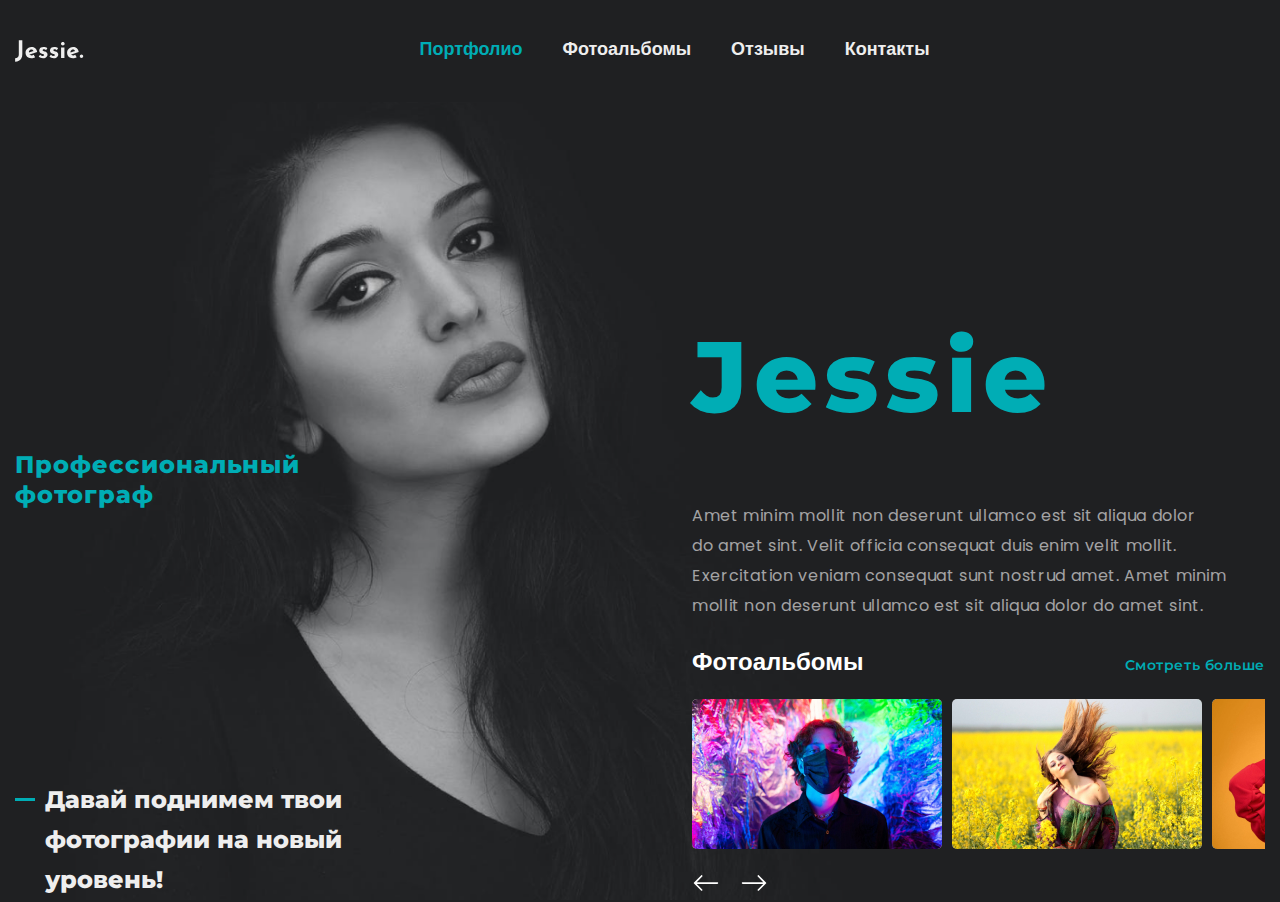
<file: index.html>
<!DOCTYPE html>
<html lang="ru" class="page">

<head>
  <meta charset="UTF-8">
  <meta name="viewport" content="width=device-width, initial-scale=1.0">
  <title>Jessie Photography</title>
  <link rel="stylesheet" href="https://cdn.jsdelivr.net/npm/swiper@11/swiper-bundle.min.css" />
  <link rel="stylesheet" href="styles/normalize.css">
  <link rel="stylesheet" href="styles/style.css">
</head>

<body class="page__body">
  <header class="header">
    <div class="container header__container">
      <a href="index.html" class="logo">
        <img src="images/logo.svg" alt="Jessie Site logo" width="69" height="24">
      </a>
      <nav class="nav">
        <ul class="list-reset nav__list">
          <li class="nav__item">
            <a href="index.html" class="nav__link nav__link--active">
              Портфолио
            </a>
          </li>
          <li class="nav__item">
            <a href="photoalbums.html" class="nav__link">
              Фотоальбомы
            </a>
          </li>
          <li class="nav__item">
            <a href="reviews.html" class="nav__link">
              Отзывы
            </a>
          </li>
          <li class="nav__item">
            <a href="contacts.html" class="nav__link">
              Контакты
            </a>
          </li>
        </ul>
      </nav>
    </div>
  </header>
  <main>
    <section class="hero">
      <div class="container hero__container grid">
        <div class="hero__left">
          <div class="hero__text">
            Профессиональный
            фотограф
          </div>
          <div class="hero__level">
            Давай поднимем твои фотографии на новый уровень!
          </div>
        </div>
        <div class="hero__content">
          <div class="hero__hello">
            <h1 class="hero__name">
              Jessie
            </h1>
            <p class="hero__descr">
              Amet minim mollit non deserunt ullamco est sit aliqua dolor do&nbsp;amet sint. Velit officia
              consequat duis enim velit
              mollit. Exercitation veniam consequat sunt nostrud amet. Amet minim mollit non deserunt ullamco
              est sit aliqua dolor
              do&nbsp;amet sint.
            </p>
          </div>
          <div class="photo-albums hero__shots">
            <div class="photo-albums__header">
              <h2 class="photo-albums__title">
                Фотоальбомы
              </h2>
              <a href="#" class="photo-albums__all">
                Смотреть больше
              </a>
            </div>
            <div class="photo-albums__content slider">
              <div class="slider__track">
                <a href="#" class="photo-albums__link" aria-label="Go to shot">
                  <img src="images/1.jpg" alt="Man in mask" class="photo-albums__image">
                </a>
                <a href="#" class="photo-albums__link" aria-label="Go to shot">
                  <img src="images/2.jpg" alt="Women in cornfield" class="photo-albums__image">
                </a>
                <a href="#" class="photo-albums__link" aria-label="Go to shot">
                  <img src="images/3.jpg" alt="Women rabbit" class="photo-albums__image">
                </a>
                <a href="#" class="photo-albums__link" aria-label="Go to shot">
                  <img src="images/1.jpg" alt="Man in mask" class="photo-albums__image">
                </a>
                <a href="#" class="photo-albums__link" aria-label="Go to shot">
                  <img src="images/2.jpg" alt="Women in cornfield" class="photo-albums__image">
                </a>
                <a href="#" class="photo-albums__link" aria-label="Go to shot">
                  <img src="images/3.jpg" alt="Women rabbit" class="photo-albums__image">
                </a>
              </div>


            </div>
            <div class="photo-albums__nav">
              <button class="btn-reset photo-albums__btn photo-albums__btn--left" aria-label="Swipe left">
                <svg width="28" height="28" viewBox="0 0 28 28" xmlns="http://www.w3.org/2000/svg">
                  <path fill-rule="evenodd" clip-rule="evenodd"
                    d="M26.25 14C26.25 13.7679 26.1578 13.5454 25.9937 13.3813C25.8296 13.2172 25.6071 13.125 25.375 13.125H4.73725L10.2445 7.61951C10.3259 7.53815 10.3904 7.44157 10.4344 7.33528C10.4784 7.22898 10.5011 7.11506 10.5011 7.00001C10.5011 6.88495 10.4784 6.77103 10.4344 6.66474C10.3904 6.55844 10.3259 6.46186 10.2445 6.38051C10.1631 6.29915 10.0666 6.23462 9.96027 6.19059C9.85398 6.14656 9.74005 6.1239 9.625 6.1239C9.50995 6.1239 9.39602 6.14656 9.28973 6.19059C9.18343 6.23462 9.08685 6.29915 9.0055 6.38051L2.0055 13.3805C1.92401 13.4618 1.85936 13.5583 1.81525 13.6646C1.77114 13.771 1.74844 13.8849 1.74844 14C1.74844 14.1151 1.77114 14.2291 1.81525 14.3354C1.85936 14.4417 1.92401 14.5382 2.0055 14.6195L9.0055 21.6195C9.08685 21.7009 9.18343 21.7654 9.28973 21.8094C9.39602 21.8535 9.50995 21.8761 9.625 21.8761C9.74005 21.8761 9.85398 21.8535 9.96027 21.8094C10.0666 21.7654 10.1631 21.7009 10.2445 21.6195C10.3259 21.5382 10.3904 21.4416 10.4344 21.3353C10.4784 21.229 10.5011 21.1151 10.5011 21C10.5011 20.885 10.4784 20.771 10.4344 20.6647C10.3904 20.5584 10.3259 20.4619 10.2445 20.3805L4.73725 14.875H25.375C25.6071 14.875 25.8296 14.7828 25.9937 14.6187C26.1578 14.4546 26.25 14.2321 26.25 14Z" />
                </svg>
              </button>
              <button class="btn-reset photo-albums__btn photo-albums__btn--right" aria-label="Swipe right">
                <svg width="28" height="28" viewBox="0 0 28 28" xmlns="http://www.w3.org/2000/svg">
                  <path fill-rule="evenodd" clip-rule="evenodd"
                    d="M1.75001 14C1.75001 13.7679 1.84219 13.5454 2.00629 13.3813C2.17038 13.2172 2.39294 13.125 2.62501 13.125H23.2628L17.7555 7.61951C17.6742 7.53815 17.6096 7.44157 17.5656 7.33528C17.5216 7.22898 17.4989 7.11506 17.4989 7.00001C17.4989 6.88495 17.5216 6.77103 17.5656 6.66474C17.6096 6.55844 17.6742 6.46186 17.7555 6.38051C17.8369 6.29915 17.9334 6.23462 18.0397 6.19059C18.146 6.14656 18.26 6.1239 18.375 6.1239C18.4901 6.1239 18.604 6.14656 18.7103 6.19059C18.8166 6.23462 18.9132 6.29915 18.9945 6.38051L25.9945 13.3805C26.076 13.4618 26.1406 13.5583 26.1848 13.6646C26.2289 13.771 26.2516 13.8849 26.2516 14C26.2516 14.1151 26.2289 14.2291 26.1848 14.3354C26.1406 14.4417 26.076 14.5382 25.9945 14.6195L18.9945 21.6195C18.9132 21.7009 18.8166 21.7654 18.7103 21.8094C18.604 21.8535 18.4901 21.8761 18.375 21.8761C18.26 21.8761 18.146 21.8535 18.0397 21.8094C17.9334 21.7654 17.8369 21.7009 17.7555 21.6195C17.6742 21.5382 17.6096 21.4416 17.5656 21.3353C17.5216 21.229 17.4989 21.1151 17.4989 21C17.4989 20.885 17.5216 20.771 17.5656 20.6647C17.6096 20.5584 17.6742 20.4619 17.7555 20.3805L23.2628 14.875H2.62501C2.39294 14.875 2.17038 14.7828 2.00629 14.6187C1.84219 14.4546 1.75001 14.2321 1.75001 14Z" />
                </svg>
              </button>
            </div>
          </div>
        </div>
      </div>
    </section>
  </main>
  <script src="js/script.js"></script>
</body>

</html>
</file>
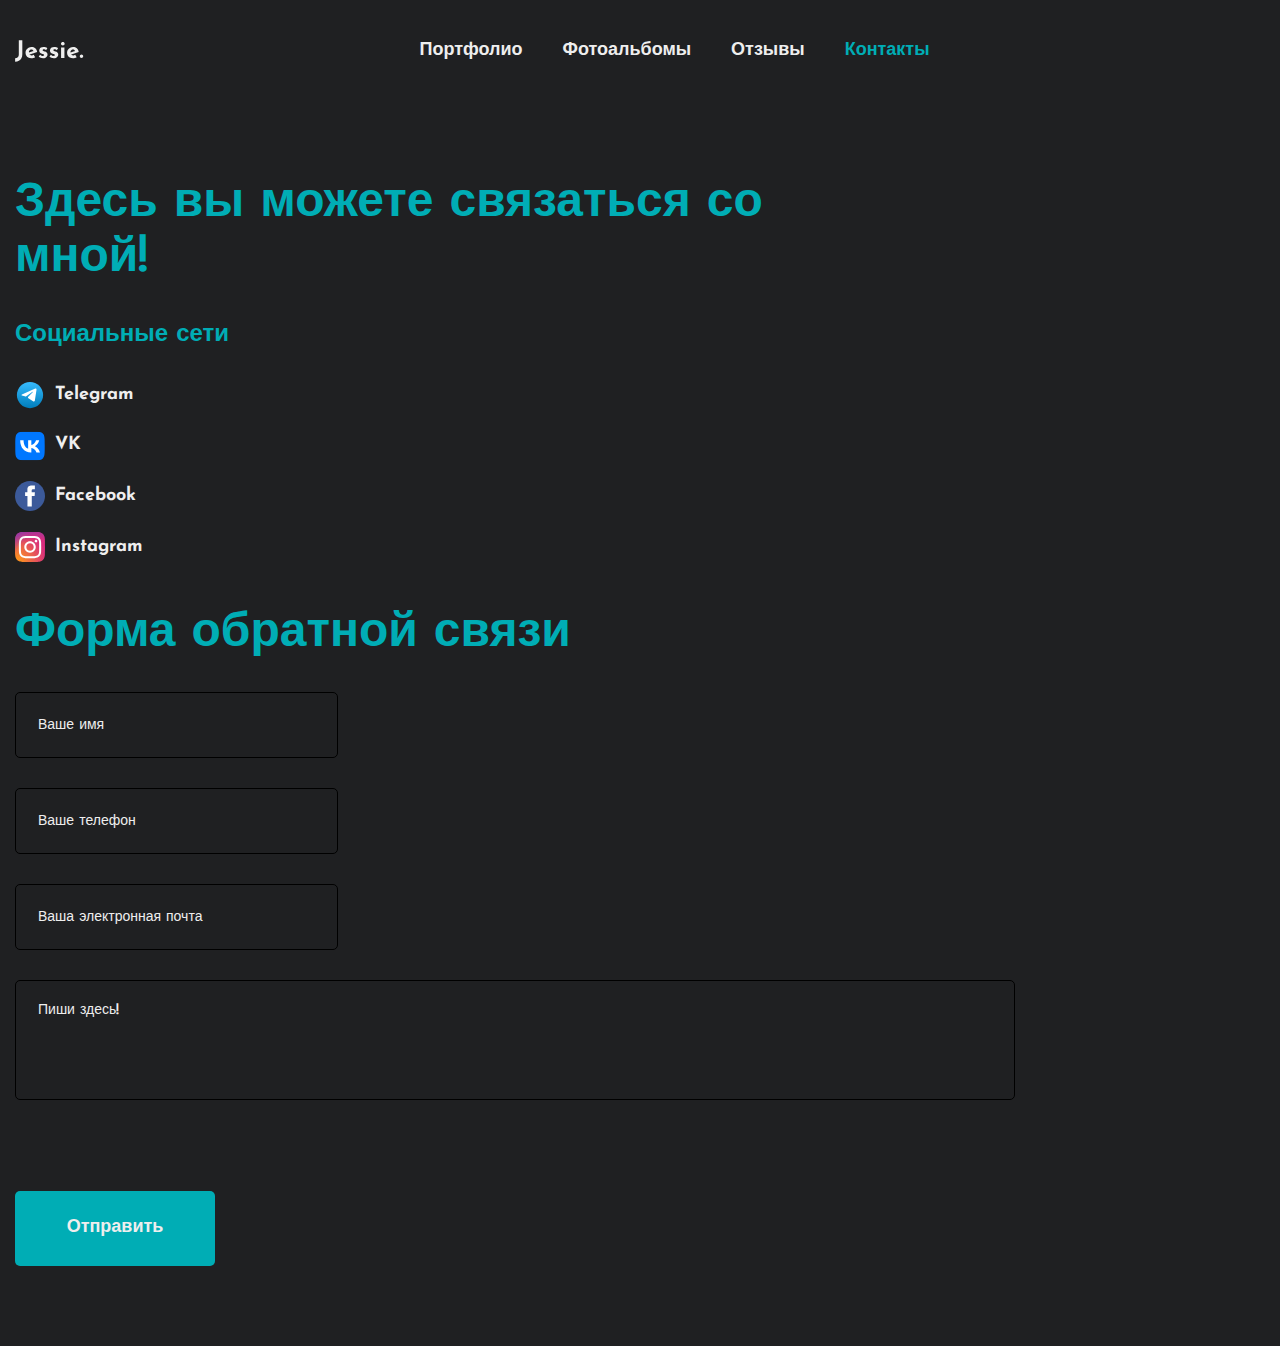
<file: contacts.html>
<!DOCTYPE html>
<html lang="ru" class="page">

<head>
  <meta charset="UTF-8">
  <meta name="viewport" content="width=device-width, initial-scale=1.0">
  <title>Jessie Photography</title>
  <link rel="stylesheet" href="styles/normalize.css">
  <link rel="stylesheet" href="styles/style.css">
</head>

<body class="page__body">
  <header class="header contacts__header">
    <div class="container header__container">
      <a href="index.html" class="logo">
        <img src="images/logo.svg" alt="Jessie Site logo" width="69" height="24">
      </a>
      <nav class="nav">
        <ul class="list-reset nav__list">
          <li class="nav__item">
            <a href="index.html" class="nav__link">
              Портфолио
            </a>
          </li>
          <li class="nav__item">
            <a href="photoalbums.html" class="nav__link">
              Фотоальбомы
            </a>
          </li>
          <li class="nav__item">
            <a href="reviews.html" class="nav__link">
              Отзывы
            </a>
          </li>
          <li class="nav__item">
            <a href="contacts.html" class="nav__link nav__link--active">
              Контакты
            </a>
          </li>
        </ul>
      </nav>
    </div>
  </header>
  <main>
    <section class="contacts">
      <div class="container">
        <h1 class="contacts__title">
          Здесь вы можете связаться со мной!
        </h1>
        <div class="contacts__socials">
          <h2 class="contacts__socials-title">
            Социальные сети
          </h2>
          <ul class="list-reset contacts__list">
            <li class="contacts__item">
              <img src="images/contacts/telegram.svg" alt="telegram icon" class="contacts__image">
              <h2 class="contacts__item-title">
                Telegram
              </h2>
            </li>
            <li class="contacts__item">
              <img src="images/contacts/vk.svg" alt="vk icon" class="contacts__image">
              <h2 class="contacts__item-title">
                VK
              </h2>
            </li>
            <li class="contacts__item">
              <img src="images/contacts/facebook.svg" alt="facebook icon" class="contacts__image">
              <h2 class="contacts__item-title">
                Facebook
              </h2>
            </li>
            <li class="contacts__item">
              <img src="images/contacts/instagram.svg" alt="instagram icon" class="contacts__image">
              <h2 class="contacts__item-title">
                Instagram
              </h2>
            </li>
          </ul>
        </div>
        <div class="contacts__feedback">
          <div class="contacts__form-title">
            Форма обратной связи
          </div>
          <form class="contacts__form">
            <input type="text" placeholder="Ваше имя" class="contacts__input">
            <input type="text" placeholder="Ваше телефон" class="contacts__input">
            <input type="text" placeholder="Ваша электронная почта" class="contacts__input">
            <div class="contacts__bottom">
              <textarea class="textarea" placeholder="Пиши здесь!"></textarea>
              <button class="btn-reset button contacts__button">Отправить</button>
            </div>
          </form>
        </div>
      </div>
    </section>
  </main>
</body>

</html>
</file>
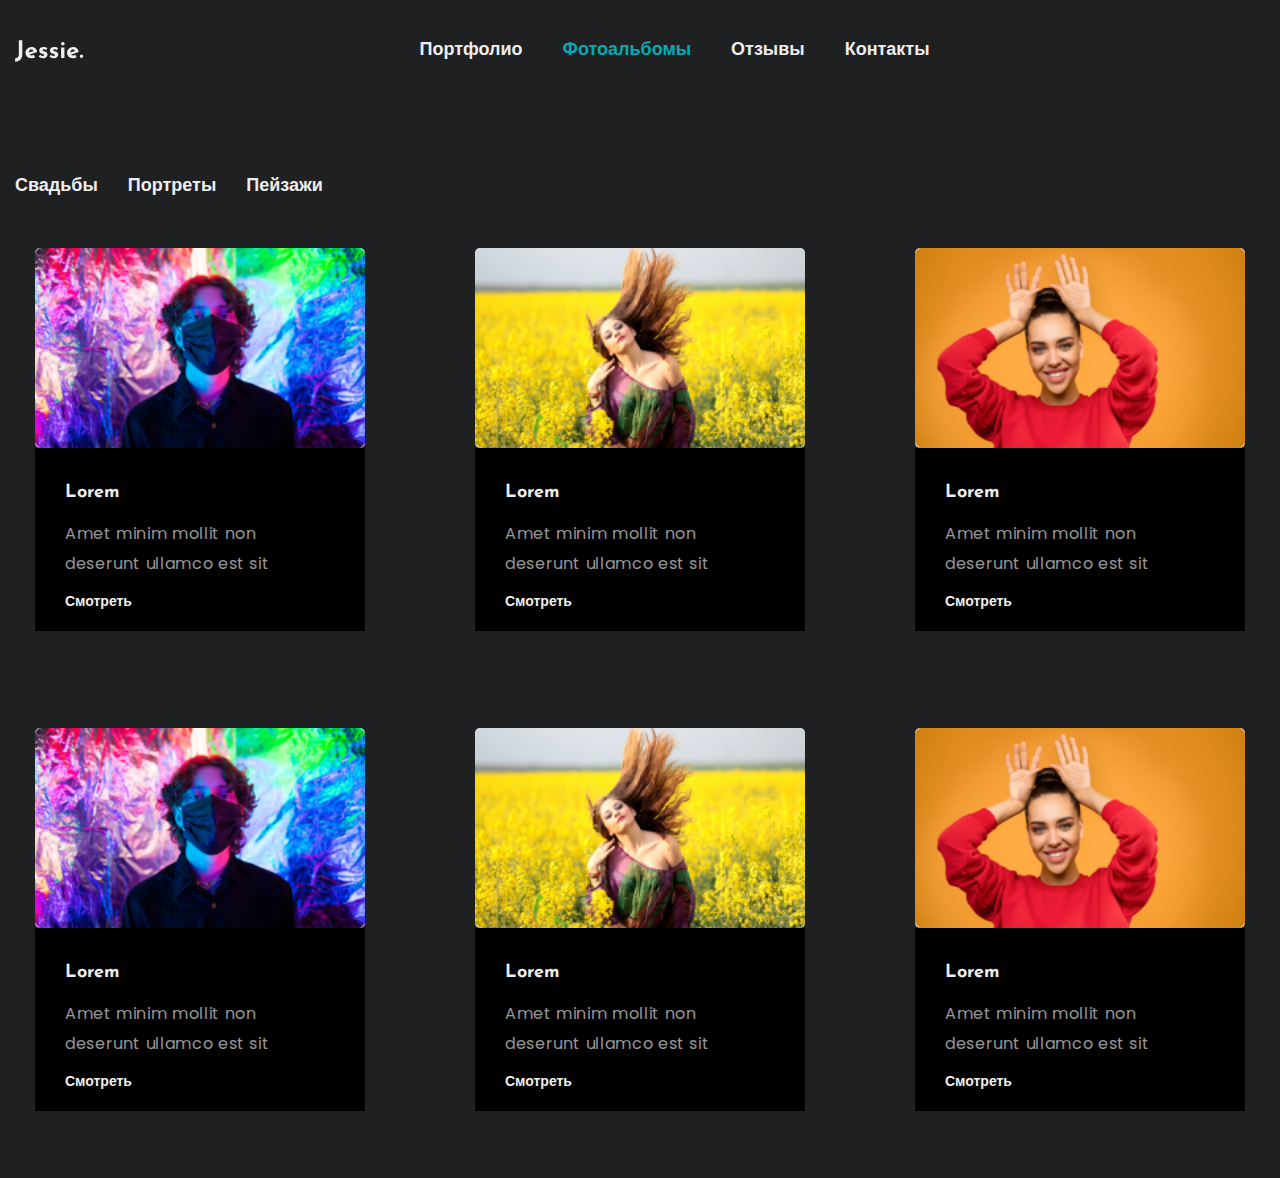
<file: photoalbums.html>
<!DOCTYPE html class="page">
<html lang="ru">

<head>
  <meta charset="UTF-8">
  <meta name="viewport" content="width=device-width, initial-scale=1.0">
  <title>Jessie Photography</title>
  <link rel="stylesheet" href="styles/normalize.css">
  <link rel="stylesheet" href="styles/style.css">
</head>

<body class="page__body">
  <header class="header all-photoalbums__header">
    <div class="container header__container">
      <a href="index.html" class="logo">
        <img src="images/logo.svg" alt="Jessie Site logo" width="69" height="24">
      </a>
      <nav class="nav">
        <ul class="list-reset nav__list">
          <li class="nav__item">
            <a href="index.html" class="nav__link">
              Портфолио
            </a>
          </li>
          <li class="nav__item">
            <a href="photoalbums.html" class="nav__link nav__link--active">
              Фотоальбомы
            </a>
          </li>
          <li class="nav__item">
            <a href="reviews.html" class="nav__link">
              Отзывы
            </a>
          </li>
          <li class="nav__item">
            <a href="contacts.html" class="nav__link">
              Контакты
            </a>
          </li>
        </ul>
      </nav>
    </div>
  </header>
  <main>
    <section class="all-photoalbums">
      <div class="container">
        <div class="all-photoalbums__dynamic">
          <div class="all-photoalbums__filter">
            <ul class="list-reset all-photoalbums__list">
              <li class="all-photoalbums__thing">
                <a class="all-photoalbums__link" onclick="activeClass">Свадьбы</a>
              </li>
              <li class="all-photoalbums__thing">
                <a class="all-photoalbums__link" onclick="activeClass">Портреты</a>
              </li>
              <li class="all-photoalbums__thing">
                <a class="all-photoalbums__link" onclick="activeClass">Пейзажи</a>
              </li>
            </ul>
          </div>
          <!-- <div class="all-photoalbums__sort">
            <ul class="list-reset all-photoalbums__list">
              <li class="all-photoalbums__thing">
                <a href="#" class="all-photoalbums__link all-photoalbums__link--sort">
                  Дата создания
                </a>
              </li>
              <li class="all-photoalbums__thing">
                <a href="#" class="all-photoalbums__link">
                  Популярность
                </a>
              </li>
            </ul>
          </div> -->
        </div>
        <div class="all-photoalbums__content">
          <div class="all-photoalbums__items">
            <div class="all-photoalbums__item filterDiv portrait show" data-date="2024-10-01" data-popularity="5">
              <a href="#" class="photo-albums__link" aria-label="Go to shot">
                <img src="images/1.jpg" alt="Man in mask" class="photo-albums__image all-photoalbums__image">
              </a>
              <div class="all-photoalbums__item-content">
                <h2 class="all-photoalbums__title">
                  Lorem
                </h2>
                <p class="all-photoalbums__text">
                  Amet minim mollit non deserunt ullamco est sit
                </p>
                <button class="btn-reset all-photoalbums__btn">
                  Смотреть
                </button>
              </div>
            </div>
            <div class="all-photoalbums__item filterDiv landscape" data-date="2024-08-15" data-popularity="10">
              <a href="#" class="photo-albums__link" aria-label="Go to shot">
                <img src="images/2.jpg" alt="Man in mask" class="photo-albums__image all-photoalbums__image">
              </a>
              <div class="all-photoalbums__item-content">
                <h2 class="all-photoalbums__title">
                  Lorem
                </h2>
                <p class="all-photoalbums__text">
                  Amet minim mollit non deserunt ullamco est sit
                </p>
                <button class="btn-reset all-photoalbums__btn">
                  Смотреть
                </button>
              </div>
            </div>
            <div class="all-photoalbums__item filterDiv wedding show" data-date="2023-08-15" data-popularity="7">
              <a href="#" class="photo-albums__link" aria-label="Go to shot">
                <img src="images/3.jpg" alt="Man in mask" class="photo-albums__image all-photoalbums__image">
              </a>
              <div class="all-photoalbums__item-content">
                <h2 class="all-photoalbums__title">
                  Lorem
                </h2>
                <p class="all-photoalbums__text">
                  Amet minim mollit non deserunt ullamco est sit
                </p>
                <button class="btn-reset all-photoalbums__btn">
                  Смотреть
                </button>
              </div>
            </div>

            <div class="all-photoalbums__item filterDiv portrait show" data-date="2024-10-01" data-popularity="5">
              <a href="#" class="photo-albums__link" aria-label="Go to shot">
                <img src="images/1.jpg" alt="Man in mask" class="photo-albums__image all-photoalbums__image">
              </a>
              <div class="all-photoalbums__item-content">
                <h2 class="all-photoalbums__title">
                  Lorem
                </h2>
                <p class="all-photoalbums__text">
                  Amet minim mollit non deserunt ullamco est sit
                </p>
                <button class="btn-reset all-photoalbums__btn">
                  Смотреть
                </button>
              </div>
            </div>
            <div class="all-photoalbums__item filterDiv landscape" data-date="2024-08-15" data-popularity="10">
              <a href="#" class="photo-albums__link" aria-label="Go to shot">
                <img src="images/2.jpg" alt="Man in mask" class="photo-albums__image all-photoalbums__image">
              </a>
              <div class="all-photoalbums__item-content">
                <h2 class="all-photoalbums__title">
                  Lorem
                </h2>
                <p class="all-photoalbums__text">
                  Amet minim mollit non deserunt ullamco est sit
                </p>
                <button class="btn-reset all-photoalbums__btn">
                  Смотреть
                </button>
              </div>
            </div>
            <div class="all-photoalbums__item filterDiv wedding show" data-date="2023-08-15" data-popularity="7">
              <a href="#" class="photo-albums__link" aria-label="Go to shot">
                <img src="images/3.jpg" alt="Man in mask" class="photo-albums__image all-photoalbums__image">
              </a>
              <div class="all-photoalbums__item-content">
                <h2 class="all-photoalbums__title">
                  Lorem
                </h2>
                <p class="all-photoalbums__text">
                  Amet minim mollit non deserunt ullamco est sit
                </p>
                <button class="btn-reset all-photoalbums__btn">
                  Смотреть
                </button>
              </div>
            </div>
          </div>
        </div>
      </div>
    </section>
  </main>
  <script src="js/script.js"></script>
</body>

</html>
</file>
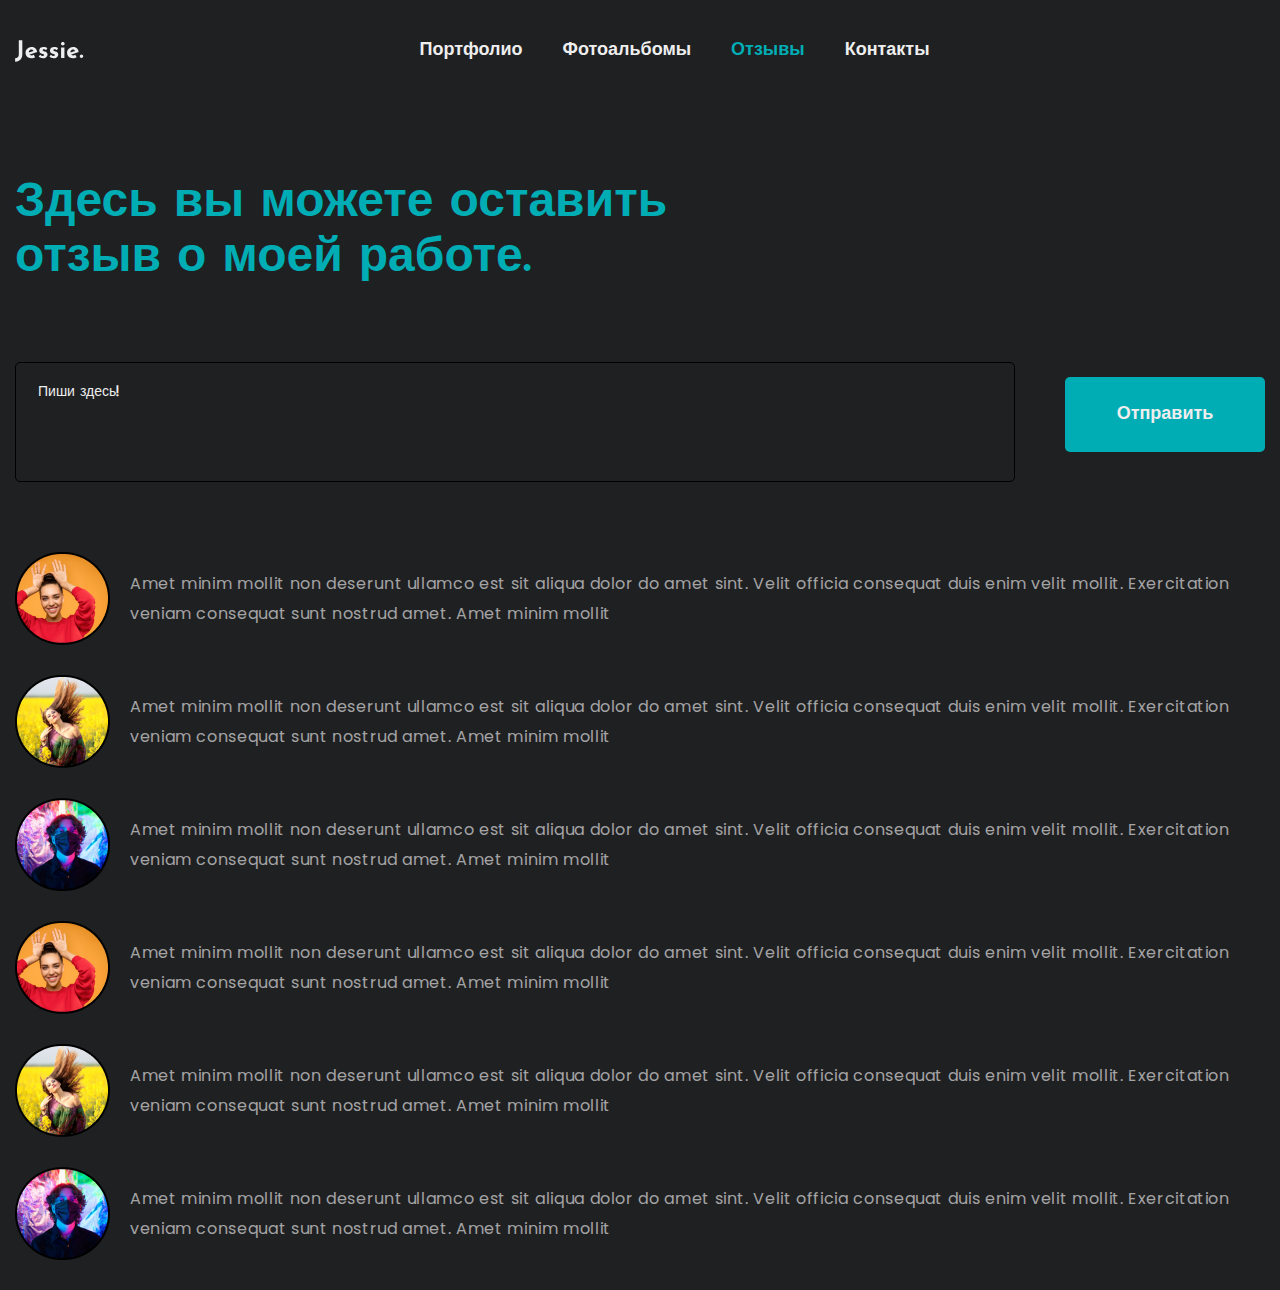
<file: reviews.html>
<!DOCTYPE html>
<html lang="ru" class="page">

<head>
  <meta charset="UTF-8">
  <meta name="viewport" content="width=device-width, initial-scale=1.0">
  <title>Jessie Photography</title>
  <link rel="stylesheet" href="styles/normalize.css">
  <link rel="stylesheet" href="styles/style.css">
</head>

<body class="page__body">
  <header class="header reviews__header">
    <div class="container header__container">
      <a href="index.html" class="logo">
        <img src="images/logo.svg" alt="Jessie Site logo" width="69" height="24">
      </a>
      <nav class="nav">
        <ul class="list-reset nav__list">
          <li class="nav__item">
            <a href="index.html" class="nav__link">
              Портфолио
            </a>
          </li>
          <li class="nav__item">
            <a href="photoalbums.html" class="nav__link">
              Фотоальбомы
            </a>
          </li>
          <li class="nav__item">
            <a href="reviews.html" class="nav__link nav__link--active">
              Отзывы
            </a>
          </li>
          <li class="nav__item">
            <a href="contacts.html" class="nav__link">
              Контакты
            </a>
          </li>
        </ul>
      </nav>
    </div>
  </header>
  <main>
    <section class="reviews">
      <div class="container reviews__container">
        <div class="reviews__title">
          Здесь вы можете оставить отзыв о моей работе.
        </div>
        <form class="reviews__form">
          <textarea class="textarea" placeholder="Пиши здесь!"></textarea>
          <button type="submit" class="btn-reset button">Отправить</button>
        </form>
        <div class="reviews__content">
          <ul class="list-reset reviews__list">
            <li class="reviews__item">
              <img src="images/reviews/1.png" alt="Women rabbit" class="reviews__image">
              <p class="reviews__text">
                Amet minim mollit non deserunt ullamco est sit aliqua dolor do amet sint. Velit officia consequat duis
                enim velit
                mollit. Exercitation veniam consequat sunt nostrud amet. Amet minim mollit
              </p>
            </li>
            <li class="reviews__item">
              <img src="images/reviews/2.png" alt="Women rabbit" class="reviews__image">
              <p class="reviews__text">
                Amet minim mollit non deserunt ullamco est sit aliqua dolor do amet sint. Velit officia consequat duis
                enim velit
                mollit. Exercitation veniam consequat sunt nostrud amet. Amet minim mollit
              </p>
            </li>
            <li class="reviews__item">
              <img src="images/reviews/3.png" alt="Women rabbit" class="reviews__image">
              <p class="reviews__text">
                Amet minim mollit non deserunt ullamco est sit aliqua dolor do amet sint. Velit officia consequat duis
                enim velit
                mollit. Exercitation veniam consequat sunt nostrud amet. Amet minim mollit
              </p>
            </li>
            <li class="reviews__item">
              <img src="images/reviews/1.png" alt="Women rabbit" class="reviews__image">
              <p class="reviews__text">
                Amet minim mollit non deserunt ullamco est sit aliqua dolor do amet sint. Velit officia consequat duis
                enim velit
                mollit. Exercitation veniam consequat sunt nostrud amet. Amet minim mollit
              </p>
            </li>
            <li class="reviews__item">
              <img src="images/reviews/2.png" alt="Women rabbit" class="reviews__image">
              <p class="reviews__text">
                Amet minim mollit non deserunt ullamco est sit aliqua dolor do amet sint. Velit officia consequat duis
                enim velit
                mollit. Exercitation veniam consequat sunt nostrud amet. Amet minim mollit
              </p>
            </li>
            <li class="reviews__item">
              <img src="images/reviews/3.png" alt="Women rabbit" class="reviews__image">
              <p class="reviews__text">
                Amet minim mollit non deserunt ullamco est sit aliqua dolor do amet sint. Velit officia consequat duis
                enim velit
                mollit. Exercitation veniam consequat sunt nostrud amet. Amet minim mollit
              </p>
            </li>
          </ul>
        </div>
      </div>
    </section>
  </main>
</body>

</html>
</file>
<file: styles/style.css>
html {
  box-sizing: border-box;
}

*,
*::before,
*::after {
  box-sizing: inherit;
}

a {
  color: inherit;
  text-decoration: none;
}

img {
  display: block;
  max-width: 100%;
  height: auto;
}

.show {
  display: grid;
}

.filterDiv {
  display: none;
}

@font-face {
  font-family: "Josefin Sans";
  src: url("../fonts/JosefinSansBold.woff2") format("woff2");
  font-display: swap;
  font-weight: 700;
  font-style: normal;
}

@font-face {
  font-family: "Montserrat";
  src: url("../fonts/MontserratExtraBold.woff2") format("woff2");
  font-display: swap;
  font-weight: 800;
  font-style: normal;
}

@font-face {
  font-family: "Montserrat";
  src: url("../fonts/MontserratSemiBold.woff2") format("woff2");
  font-display: swap;
  font-weight: 600;
  font-style: normal;
}

@font-face {
  font-family: "Poppins";
  src: url("../fonts/PoppinsMedium.woff2") format("woff2");
  font-display: swap;
  font-weight: 500;
  font-style: normal;
}

@font-face {
  font-family: "Poppins";
  src: url("../fonts/PoppinsRegular.woff2") format("woff2");
  font-display: swap;
  font-weight: 400;
  font-style: normal;
}

.page__body {
  margin: 0;
  min-width: 360px;
  font-family: var(--font-family);
  background-color: var(--bg);
}

:root {
  --bg: #1f2022;
  --main: #eee;
  --second: #00adb5;
  --light-text: #fff;
  --bg-item: #000;

  --font-family: "Josefin Sans", sans-serif;
  --second-family: "Poppins", sans-serif;
  --third-family: "Montserrat", sans-serif;
}

.stop-scroll {
  overflow: hidden;
}

.visually-hidden {
  position: absolute;
  width: 1px;
  height: 1px;
  margin: -1px;
  padding: 0;
  overflow: hidden;
  border: 0;
  clip: rect(0 0 0 0);
}

.grid {
  display: grid;
  grid-template-columns: repeat(12, 1fr);
  gap: 20px;
}

.container {
  max-width: 1382px;
  padding: 0 15px;
  margin: 0 auto;
}

.btn-reset {
  border: none;
  padding: 0;
  background-color: transparent;
  cursor: pointer;
}

.list-reset {
  margin: 0;
  padding: 0;
  list-style: none;
}

.header {
  padding: 40px 0;
}

.header__container {
  display: flex;
  align-items: center;
}

.logo:focus {
  outline: none;
}

.logo:focus-visible {
  outline: 1px dashed var(--second);
  outline-offset: 2px;
}

.nav {
  display: flex;
  margin: 0 auto;
}

.nav__list {
  display: flex;
  align-items: center;
  gap: 40px;
}

.nav__link {
  font-weight: 700;
  font-size: 18px;
  color: var(--main);
  transition: color 0.3s ease-in-out;
}

.nav__link:focus {
  outline: none;
}

.nav__link:focus-visible {
  outline: 1px dashed var(--second);
  outline-offset: 2px;
}

@media (any-hover: hover) {
  .nav__link:hover {
    color: var(--second);
  }
}

.nav__link:active {
  color: var(--second);
}

.nav__link--active {
  color: var(--second);
}

.hero {
  background-image: url("../images/bg.png");
  background-position: left bottom;
  background-repeat: no-repeat;
  background-size: contain;
}

.hero__container {
  height: 100%;
  min-height: calc(100vh - 102px);
}

.hero__left,
.hero__content {
  grid-column: 6 span;
}

.hero__left {
  display: flex;
  flex-direction: column;
  justify-content: flex-end;
}

.hero__text {
  max-width: 200px;
  font-family: var(--third-family);
  font-weight: 800;
  font-size: 24px;
  line-height: 1.25;
  letter-spacing: 0.04em;
  color: var(--second);
}

.hero__level {
  position: relative;
  max-width: 380px;
  padding-left: 30px;
  font-family: var(--third-family);
  font-weight: 800;
  font-size: 24px;
  line-height: 1.66667;
  color: var(--main);
  margin-top: 30vh;
}

.hero__level::before {
  content: "";
  position: absolute;
  left: 0;
  top: 18px;
  width: 20px;
  height: 3px;
  background: var(--second);
}

.hero__content {
  padding-top: 150px;
  padding-left: 42px;
}

.hero__hello {
  display: flex;
  flex-direction: column;
  margin-bottom: 30px;
}

.hero__name {
  font-family: var(--third-family);
  font-weight: 800;
  font-size: 100px;
  letter-spacing: 0.06em;
  color: var(--second);
}

.hero__descr {
  margin: 0;
  margin-bottom: auto;
  max-width: 550px;
  font-family: var(--second-family);
  font-weight: 400;
  font-size: 16px;
  line-height: 1.875;
  letter-spacing: 0.04em;
  color: rgba(255, 255, 255, 0.6);
}

.hero__shots {
  margin-top: 30px;
}

.photo-albums__header {
  display: flex;
  align-items: center;
  justify-content: space-between;
  margin-bottom: 20px;
}

.photo-albums__title {
  margin: 0;
  margin-right: 20px;
  font-weight: 700;
  font-size: 24px;
  color: var(--light-text);
}

.photo-albums__all {
  font-family: var(--third-family);
  font-weight: 600;
  font-size: 14px;
  letter-spacing: 0.04em;
  color: var(--second);
}

.photo-albums__all:focus {
  outline: none;
}

.photo-albums__all:focus-visible {
  outline: 1px dashed var(--second);
  outline-offset: 2px;
}

@media (any-hover: hover) {
  .photo-albums__all:hover {
    color: var(--second);
  }
}

.photo-albums__content {
  display: flex;
  gap: 20px;
  overflow: hidden;
  margin-bottom: 20px;
}

.photo-albums__link {
  flex-shrink: 0;
}

.photo-albums__image {
  border-radius: 5px;
}

.photo-albums__link:focus {
  outline: none;
}

.photo-albums__link:focus-visible {
  outline: 1px dashed var(--second);
  outline-offset: 5px;
}

@media (any-hover: hover) {
  .photo-albums__link:hover {
    color: var(--second);
  }
}

.photo-albums__nav {
  display: flex;
  align-items: center;
  gap: 20px;
}

.photo-albums__btn {
  width: 28px;
  height: 28px;
}

.photo-albums__btn:focus {
  outline: none;
}

.photo-albums__btn:focus-visible {
  outline: 1px dashed var(--second);
  outline-offset: 2px;
}

@media (any-hover: hover) {
  .photo-albums__btn:hover {
    color: var(--second);
  }
}

.photo-albums__btn svg {
  fill: var(--light-text);
}

.all-photoalbums__header {
  margin-bottom: 75px;
}

.all-photoalbums__dynamic {
  display: flex;
  align-items: center;
  justify-content: space-between;
}

.all-photoalbums__list {
  display: flex;
  gap: 30px;
  margin-bottom: 50px;
}

.all-photoalbums__link {
  font-weight: 700;
  font-size: 18px;
  color: var(--main);
  transition: color 0.3s ease-in-out;
  cursor: pointer;
}

.all-photoalbums__link:focus {
  outline: none;
}

.all-photoalbums__link:focus-visible {
  outline: 1px dashed var(--second);
  outline-offset: 2px;
}

@media (any-hover: hover) {
  .all-photoalbums__link:hover {
    color: var(--second);
  }
}

.all-photoalbums__link:active {
  color: var(--second);
}

.all-photoalbums__link--active {
  color: var(--second);
}

.all-photoalbums__link--sort svg {
  transform: rotate(180deg);
}

.all-photoalbums__content {
  display: flex;
  justify-content: center;
  margin-bottom: 80px;
}

.all-photoalbums__items {
  display: grid;
  grid-template-columns: repeat(3, 1fr);
  gap: 110px;
}

.all-photoalbums__item {
  max-width: 330px;
  max-height: 370px;
}

.all-photoalbums__item-content {
  background-color: var(--bg-item);
  padding: 20px 30px;
}

.all-photoalbums__image {
  width: 330px;
  height: 200px;
}

.all-photoalbums__title {
  font-weight: 700;
  font-size: 18px;
  color: var(--main);
}

.all-photoalbums__text {
  font-family: var(--second-family);
  font-weight: 400;
  font-size: 16px;
  line-height: 1.875;
  letter-spacing: 0.04em;
  color: rgba(255, 255, 255, 0.6);
}

.button {
  font-weight: 700;
  font-size: 18px;
  color: var(--main);
}

.all-photoalbums__btn {
  font-weight: 700;
  font-size: 14px;
  color: var(--main);
  transition: color 0.3s ease-in-out;
}

.all-photoalbums__btn:focus {
  outline: none;
}

.all-photoalbums__btn:focus-visible {
  outline: 1px dashed var(--second);
  outline-offset: 2px;
}

@media (any-hover: hover) {
  .all-photoalbums__btn:hover {
    color: var(--second);
  }
}

.reviews__header {
  margin-bottom: 75px;
}

.reviews__title {
  max-width: 780px;
  font-weight: 700;
  font-size: 48px;
  color: var(--second);
  margin-bottom: 75px;
}

.reviews__form {
  display: flex;
  justify-content: space-between;
}

.textarea {
  background-color: rgba(255, 255, 255, 0);
  min-width: 1000px;
  min-height: 120px;
  margin-bottom: 70px;
  border: 1px solid #000;
  resize: none;
  border-radius: 5px;
}

.textarea::placeholder {
  padding: 20px;
  font-weight: 400;
  font-size: 14px;
  color: var(--main);
}

.button {
  margin-top: 15px;
  width: 200px;
  height: 75px;
  align-items: center;
  background-color: var(--second);
  border-radius: 5px;
}

.reviews__item {
  display: flex;
  align-items: center;
  margin-bottom: 30px;
}

.reviews__image {
  margin-right: 20px;
}

.reviews__text {
  font-family: var(--second-family);
  font-weight: 400;
  font-size: 16px;
  line-height: 1.875;
  letter-spacing: 0.04em;
  color: rgba(255, 255, 255, 0.6);
}

.contacts__header {
  margin-bottom: 75px;
}

.contacts__title {
  max-width: 780px;
  font-weight: 700;
  font-size: 48px;
  color: var(--second);
  margin-bottom: 35px;
}

.contacts__socials {
  margin-bottom: 35px;
}

.contacts__socials-title {
  font-weight: 700;
  font-size: 24px;
  color: var(--second);
}

.contacts__item {
  display: flex;
  align-items: center;
  gap: 10px;
}

.contacts__item-title {
  font-weight: 700;
  font-size: 18px;
  color: var(--main);
}

.contacts__image {
  width: 30px;
  height: 30px;
}

.contacts__form {
  margin-bottom: 80px;
  max-width: 780px;
}

.contacts__form-title {
  font-weight: 700;
  font-size: 48px;
  color: var(--second);
  margin-bottom: 30px;
}

.contacts__input {
  display: flex;
  margin-bottom: 30px;
  background-color: rgba(255, 255, 255, 0);
  min-width: 323px;
  min-height: 66px;
  border: 1px solid #000;
  border-radius: 5px;
}

.contacts__input::placeholder {
  padding: 20px;
  font-weight: 400;
  font-size: 14px;
  color: var(--main);
}

.slider__track {
  display: flex;
  transition: transform 0.5s ease;
  gap: 10px; /* Отступы между слайдами */
}
</file>
